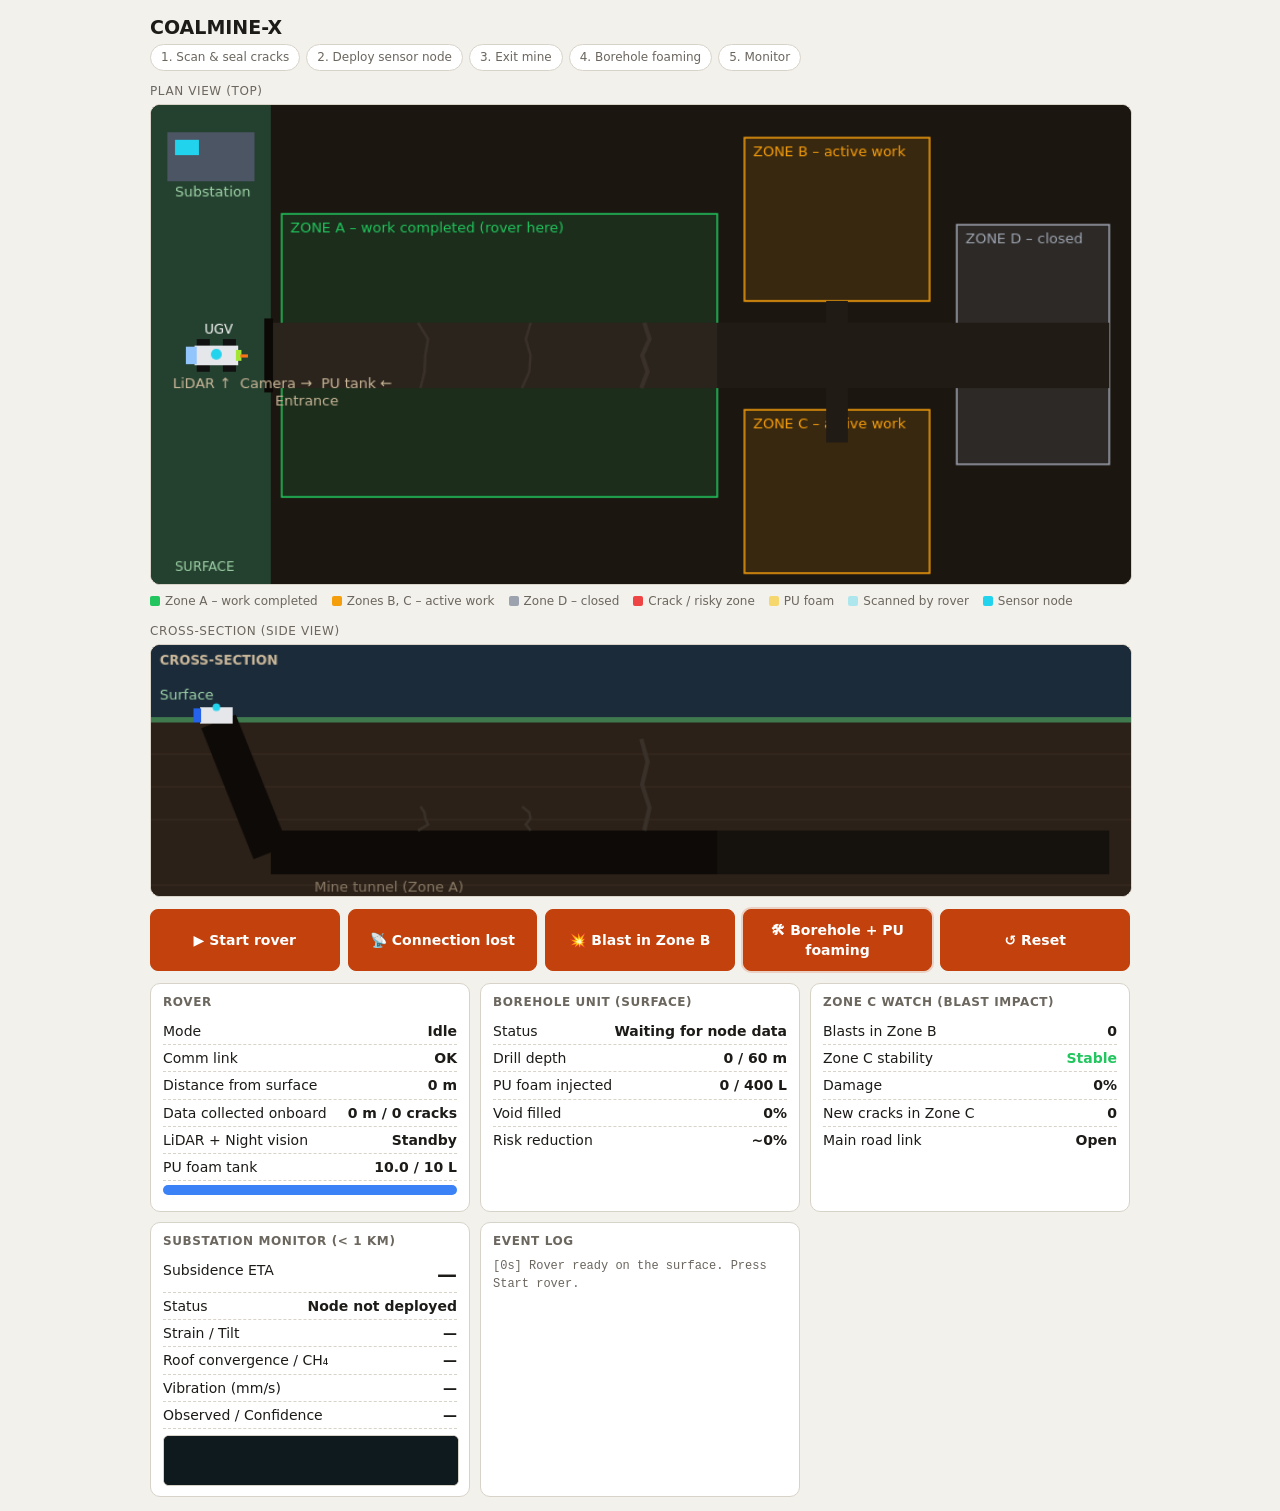
<file: Coalmine-x 2/index.html>
<!DOCTYPE html>
<html lang="en">
<head>
  <meta charset="utf-8">
  <meta name="viewport" content="width=device-width, initial-scale=1, viewport-fit=cover">
  <title>Coalmine-x | UGV Mine Safety Simulation</title>
  <link rel="stylesheet" href="css/style.css">
</head>
<body>
<main>
  <h1>COALMINE-X</h1>
  <div class="steps" id="steps"></div>

  <div class="lbl">Plan view (top)</div>
  <canvas id="c" width="900" height="440"></canvas>

  <div class="lg">
    <span><i style="background:#22c55e"></i>Zone A – work completed</span>
    <span><i style="background:#f59e0b"></i>Zones B, C – active work</span>
    <span><i style="background:#9ca3af"></i>Zone D – closed</span>
    <span><i style="background:#ef4444"></i>Crack / risky zone</span>
    <span><i style="background:#f5d76e"></i>PU foam</span>
    <span><i style="background:#22d3ee55"></i>Scanned by rover</span>
    <span><i style="background:#22d3ee"></i>Sensor node</span>
  </div>

  <div class="lbl">Cross-section (side view)</div>
  <canvas id="k" width="900" height="230"></canvas>

  <div class="bar">
    <button class="p" id="go">▶ Start rover</button>
    <button id="cut">📡 Connection lost</button>
    <button id="bl">💥 Blast in Zone B</button>
    <button class="p" id="bh" title="Start the borehole and PU-foaming sequence">🛠 Borehole + PU foaming</button>
    <button id="rs">↺ Reset</button>
  </div>

  <div class="g">
    <div class="c"><h2>Rover</h2>
      <div class="r"><span>Mode</span><b id="m">Idle</b></div>
      <div class="r"><span>Comm link</span><b id="cm">OK</b></div>
      <div class="r"><span>Distance from surface</span><b id="ps">0 m</b></div>
      <div class="r"><span>Data collected onboard</span><b id="dc">0 m / 0 cracks</b></div>
      <div class="r"><span>LiDAR + Night vision</span><b id="ls">Standby</b></div>
      <div class="r"><span>PU foam tank</span><b id="tk">10.0 / 10 L</b></div>
      <div class="tb"><i id="tf"></i></div>
    </div>

    <div class="c"><h2>Borehole unit (surface)</h2>
      <div class="r"><span>Status</span><b id="bs">Waiting for node data</b></div>
      <div class="r"><span>Drill depth</span><b id="bd">0 / 60 m</b></div>
      <div class="r"><span>PU foam injected</span><b id="bi">0 / 400 L</b></div>
      <div class="r"><span>Void filled</span><b id="bf">0%</b></div>
      <div class="r"><span>Risk reduction</span><b id="br">0%</b></div>
    </div>

    <div class="c"><h2>Zone C watch (blast impact)</h2>
      <div class="r"><span>Blasts in Zone B</span><b id="zb">0</b></div>
      <div class="r"><span>Zone C stability</span><b id="zs">Stable</b></div>
      <div class="r"><span>Damage</span><b id="zd">0%</b></div>
      <div class="r"><span>New cracks in Zone C</span><b id="zc">0</b></div>
      <div class="r"><span>Main road link</span><b id="zr">Open</b></div>
    </div>

    <div class="c"><h2>Substation monitor (&lt; 1 km)</h2>
      <div class="r"><span>Subsidence ETA</span><b id="eta">—</b></div>
      <div class="r"><span>Status</span><b id="st">Node not deployed</b></div>
      <div class="r"><span>Strain / Tilt</span><b id="sr">—</b></div>
      <div class="r"><span>Roof convergence / CH₄</span><b id="cv">—</b></div>
      <div class="r"><span>Vibration (mm/s)</span><b id="vb">—</b></div>
      <div class="r"><span>Observed / Confidence</span><b id="cf">—</b></div>
      <canvas id="sp" width="300" height="50" style="margin-top:6px;border-radius:6px"></canvas>
    </div>

    <div class="c"><h2>Event log</h2><div id="log"></div></div>
  </div>
</main>
<script src="js/app.js"></script>
</body>
</html>
</file>
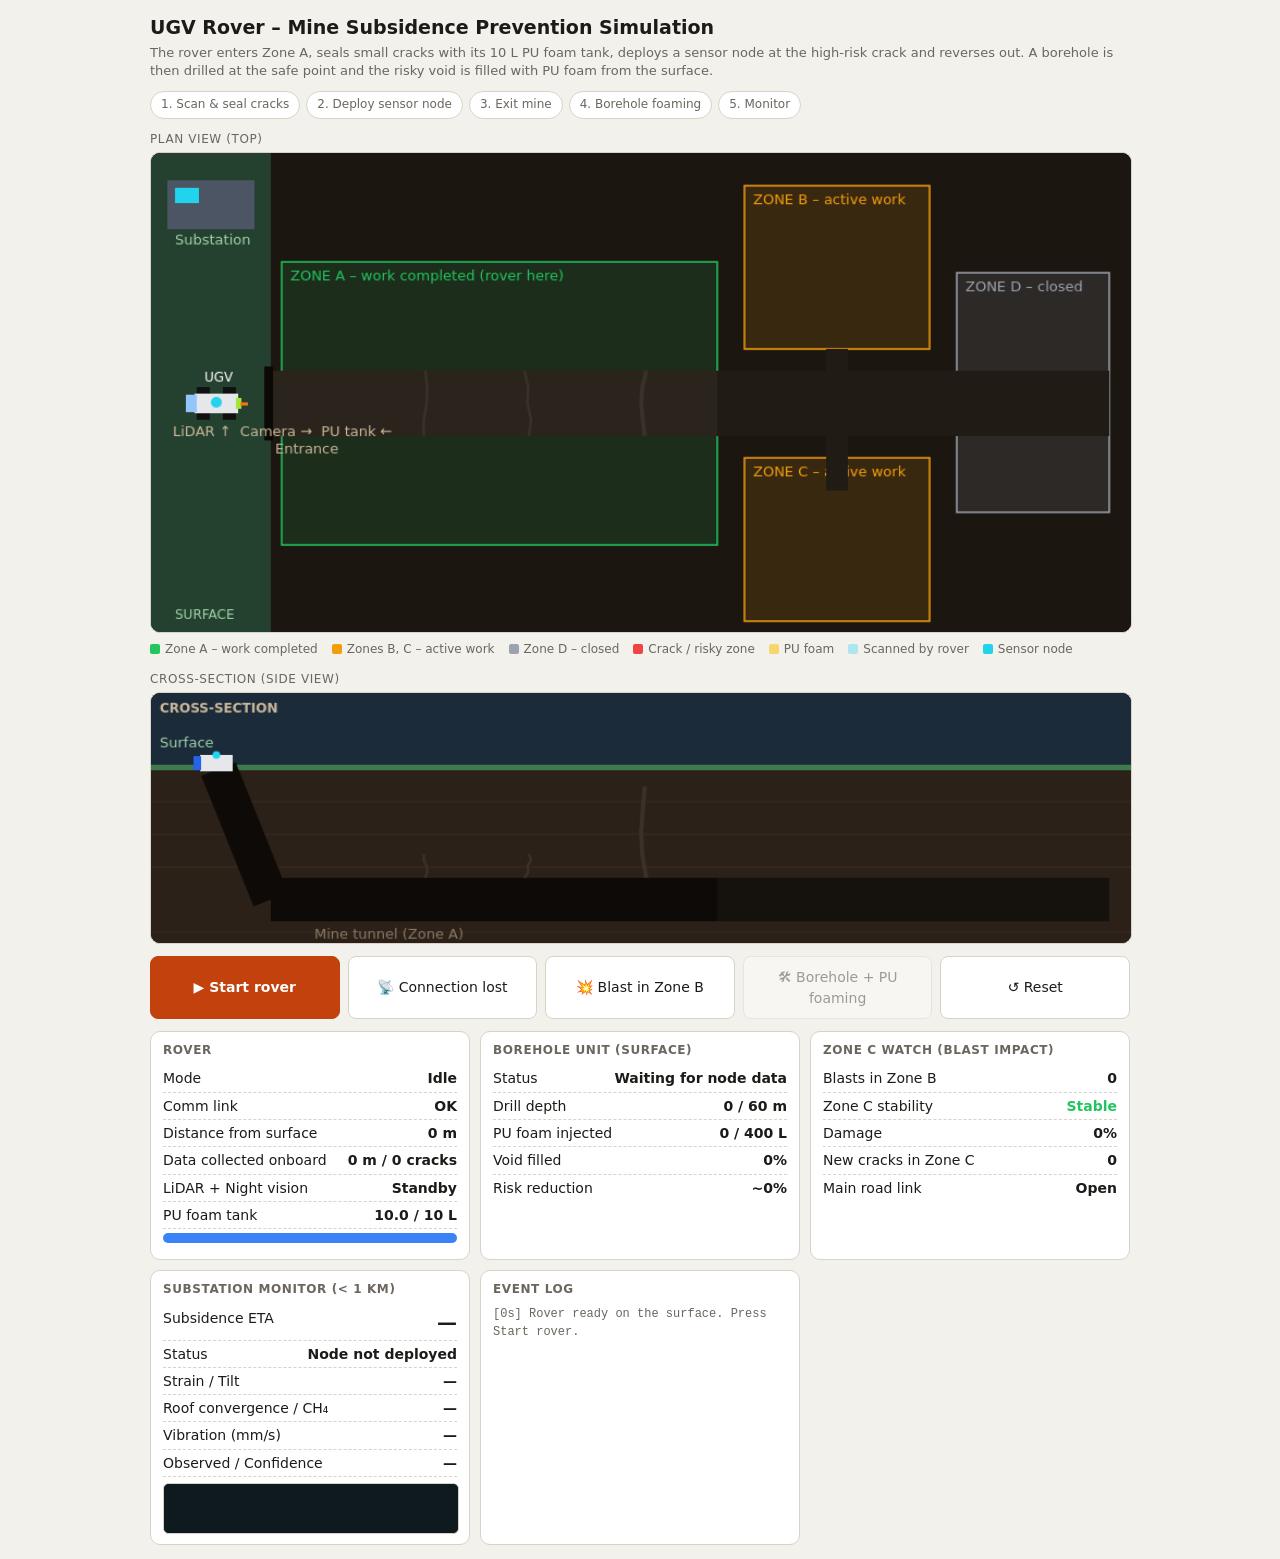
<file: Coalmine-x 2/original/Coalmine-x-original.html>
<!DOCTYPE html><html lang="en"><head><meta charset="utf-8"><meta name="viewport" content="width=device-width, initial-scale=1, viewport-fit=cover"><title>Coalmine-x</title>
<style>
:root{box-sizing:border-box;padding-top:env(safe-area-inset-top,0px);padding-bottom:env(safe-area-inset-bottom,0px);--bg:#f3f1ec;--fg:#1d1b18;--card:#fff;--mut:#6b665e;--bd:#d8d3c8;--ac:#c2410c;--ok:#16a34a}
@media (prefers-color-scheme:dark){:root:not([data-theme="light"]){--bg:#14120f;--fg:#ece8df;--card:#1e1b17;--mut:#9a9385;--bd:#3a352d;--ac:#fb923c;--ok:#22c55e}}
:root[data-theme="dark"]{--bg:#14120f;--fg:#ece8df;--card:#1e1b17;--mut:#9a9385;--bd:#3a352d;--ac:#fb923c;--ok:#22c55e}
html{scroll-padding-top:env(safe-area-inset-top,0px)}
body{margin:0;background:var(--bg);color:var(--fg);font:14px/1.45 system-ui,-apple-system,"Segoe UI",sans-serif}
main{max-width:980px;margin:0 auto;padding:14px}
h1{font-size:19px;margin:0 0 2px}p.s{margin:0 0 10px;color:var(--mut);font-size:13px}
canvas{width:100%;height:auto;display:block;border-radius:10px;border:1px solid var(--bd);background:#14100c}
.steps{display:flex;flex-wrap:wrap;gap:6px;margin:0 0 10px}
.st{font-size:12px;padding:4px 10px;border-radius:99px;border:1px solid var(--bd);color:var(--mut);background:var(--card)}
.st.on{border-color:var(--ac);color:var(--ac);font-weight:600}.st.ok{border-color:var(--ok);color:var(--ok)}
.lg{display:flex;flex-wrap:wrap;gap:4px 14px;margin:8px 0;font-size:12px;color:var(--mut)}
.lg i{display:inline-block;width:10px;height:10px;border-radius:2px;margin-right:5px;vertical-align:-1px}
.lbl{font-size:12px;color:var(--mut);margin:12px 0 4px;text-transform:uppercase;letter-spacing:.05em}
.bar{display:grid;grid-template-columns:repeat(auto-fit,minmax(150px,1fr));gap:8px;margin:12px 0}
button{background:var(--card);color:var(--fg);border:1px solid var(--bd);border-radius:8px;padding:10px 12px;font:inherit;cursor:pointer}
button.p{background:var(--ac);color:#fff;border-color:var(--ac);font-weight:600}button:disabled{opacity:.4;cursor:default}
.g{display:grid;grid-template-columns:repeat(auto-fit,minmax(260px,1fr));gap:10px}
.c{background:var(--card);border:1px solid var(--bd);border-radius:10px;padding:10px 12px}
.c h2{font-size:12px;margin:0 0 6px;color:var(--mut);text-transform:uppercase;letter-spacing:.05em}
.r{display:flex;justify-content:space-between;gap:8px;padding:3px 0;border-bottom:1px dashed var(--bd)}.r:last-child{border:0}
.r b{font-variant-numeric:tabular-nums;text-align:right}
.tb{height:10px;background:var(--bd);border-radius:5px;overflow:hidden;margin:4px 0 6px}.tb i{display:block;height:100%;background:#3b82f6;width:100%}
#log{font:12px/1.55 ui-monospace,monospace;color:var(--mut);min-height:130px}
#eta{font-size:20px}
</style></head><body><main>
<h1>UGV Rover – Mine Subsidence Prevention Simulation</h1>
<p class="s">The rover enters Zone A, seals small cracks with its 10 L PU foam tank, deploys a sensor node at the high-risk crack and reverses out. A borehole is then drilled at the safe point and the risky void is filled with PU foam from the surface.</p>
<div class="steps" id="steps"></div>
<div class="lbl">Plan view (top)</div>
<canvas id="c" width="900" height="440"></canvas>
<div class="lg"><span><i style="background:#22c55e"></i>Zone A – work completed</span><span><i style="background:#f59e0b"></i>Zones B, C – active work</span><span><i style="background:#9ca3af"></i>Zone D – closed</span><span><i style="background:#ef4444"></i>Crack / risky zone</span><span><i style="background:#f5d76e"></i>PU foam</span><span><i style="background:#22d3ee55"></i>Scanned by rover</span><span><i style="background:#22d3ee"></i>Sensor node</span></div>
<div class="lbl">Cross-section (side view)</div>
<canvas id="k" width="900" height="230"></canvas>
<div class="bar"><button class="p" id="go">▶ Start rover</button><button id="cut">📡 Connection lost</button><button id="bl">💥 Blast in Zone B</button><button id="bh" disabled>🛠 Borehole + PU foaming</button><button id="rs">↺ Reset</button></div>
<div class="g">
<div class="c"><h2>Rover</h2>
<div class="r"><span>Mode</span><b id="m">Idle</b></div><div class="r"><span>Comm link</span><b id="cm">OK</b></div>
<div class="r"><span>Distance from surface</span><b id="ps">0 m</b></div>
<div class="r"><span>Data collected onboard</span><b id="dc">0 m / 0 cracks</b></div>
<div class="r"><span>LiDAR + Night vision</span><b id="ls">Standby</b></div>
<div class="r"><span>PU foam tank</span><b id="tk">10.0 / 10 L</b></div><div class="tb"><i id="tf"></i></div></div>
<div class="c"><h2>Borehole unit (surface)</h2>
<div class="r"><span>Status</span><b id="bs">Waiting for node data</b></div>
<div class="r"><span>Drill depth</span><b id="bd">0 / 60 m</b></div>
<div class="r"><span>PU foam injected</span><b id="bi">0 / 400 L</b></div>
<div class="r"><span>Void filled</span><b id="bf">0%</b></div>
<div class="r"><span>Risk reduction</span><b id="br">0%</b></div></div>
<div class="c"><h2>Zone C watch (blast impact)</h2>
<div class="r"><span>Blasts in Zone B</span><b id="zb">0</b></div>
<div class="r"><span>Zone C stability</span><b id="zs">Stable</b></div>
<div class="r"><span>Damage</span><b id="zd">0%</b></div>
<div class="r"><span>New cracks in Zone C</span><b id="zc">0</b></div>
<div class="r"><span>Main road link</span><b id="zr">Open</b></div></div>
<div class="c"><h2>Substation monitor (&lt; 1 km)</h2>
<div class="r"><span>Subsidence ETA</span><b id="eta">—</b></div>
<div class="r"><span>Status</span><b id="st">Node not deployed</b></div>
<div class="r"><span>Strain / Tilt</span><b id="sr">—</b></div>
<div class="r"><span>Roof convergence / CH₄</span><b id="cv">—</b></div>
<div class="r"><span>Vibration (mm/s)</span><b id="vb">—</b></div>
<div class="r"><span>Observed / Confidence</span><b id="cf">—</b></div>
<canvas id="sp" width="300" height="50" style="margin-top:6px;border-radius:6px"></canvas></div>
<div class="c"><h2>Event log</h2><div id="log"></div></div></div>
<script>
const $=i=>document.getElementById(i),C=$('c'),g=C.getContext('2d'),h=$('k').getContext('2d'),sp=$('sp').getContext('2d');
const RY=230,TW=30,V=55,TANK=10,BX=400,VX=400,VW=110;
const EV=[{x:250,t:'s',len:1.5,l:2},{x:345,t:'s',len:1.8,l:2.5},{x:455,t:'b',len:6.2}];
const STEPS=['Scan & seal cracks','Deploy sensor node','Exit mine','Borehole foaming','Monitor'];
let S,mob=false;
const L=(a,b)=>mob?b:a;
function init(){S={rx:60,mode:'idle',tank:TANK,comm:1,cur:null,tm:0,parts:[],node:0,simD:0,blast:0,pen:0,hist:[],ang:0,clock:0,lt:0,lg:[],
bore:0,bt:0,depth:0,fill:0,sealed:0,sd:0,stp:-9,maxx:60,pend:0,nb:0,cd:0,ccr:[],sub:0,subT:0,bw:0,
ev:EV.map(e=>({...e,seen:0,done:0,j:[0,1,2,3,4].map(()=>Math.random()*10-5)}))};
lg('Rover ready on the surface. Press Start rover.');ui()}
function lg(m){S.lg.unshift('['+S.clock.toFixed(0)+'s] '+m);S.lg=S.lg.slice(0,9);$('log').innerHTML=S.lg.join('<br>')}
function vib(){return .4+Math.random()*.25+(S.blast>0?(5*S.blast/3+Math.random())*(S.sealed?.4:1):0)}
function nCr(){return S.ev.filter(e=>e.seen).length}
function doCut(){if(S.mode=='fwd'||S.mode=='act'){S.comm=0;S.mode='ret';S.pend=0;const k=nCr();lg('⚠ Connection LOST! Rover keeps only what it scanned ('+Math.round((S.maxx-60)*.6)+' m mapped, '+k+' crack'+(k==1?'':'s')+' logged) and reverses out on its own.')}}
function addCracks(n){for(let i=0;i<n;i++){const x=570+Math.random()*120,y=320+Math.random()*80,a=Math.random()*3.14,pts=[];for(let k=0;k<6;k++)pts.push([x+Math.cos(a)*k*10+Math.random()*6,y+Math.sin(a)*k*10+Math.random()*6]);S.ccr.push(pts)}}
function step(dt){S.clock+=dt;S.ang+=dt*3;S.maxx=Math.max(S.maxx,S.rx);if(S.bw>0)S.bw+=dt;if(S.sub&&S.bw>1.6)S.subT=Math.min(1,S.subT+dt/2);if(S.pend&&S.mode=='fwd'&&S.rx>=190)doCut();S.blast=Math.max(0,S.blast-dt);
if(S.mode=='fwd'){S.rx+=V*dt;const e=S.ev.find(e=>!e.done);
 if(!e.seen&&e.x-S.rx<110){e.seen=1;lg('LiDAR: '+(e.t=='s'?'small':'LARGE')+' crack detected (~'+e.len+' m)')}
 if(e.x-S.rx<=26){S.mode='act';S.cur=e;S.tm=0;lg(e.t=='s'?'Rover stopped – PU foaming started':'High-risk crack (5 m+) – deploying sensor node')}}
else if(S.mode=='act'){const e=S.cur,d=e.t=='s'?3:4;S.tm+=dt;
 if(e.t=='s'){for(let i=0;i<3;i++)S.parts.push({x:S.rx+22,y:RY+Math.random()*16-8,vx:60+Math.random()*50,vy:Math.random()*30-15,l:.5});S.tank=Math.max(0,S.tank-e.l*dt/3)}
 if(S.tm>=d){e.done=1;if(e.t=='s'){S.mode='fwd';lg('Crack sealed ('+e.l+' L PU foam used, '+S.tank.toFixed(1)+' L left). Moving ahead')}
 else{S.node=1;S.mode='ret';lg('Sensor node active – streaming to substation. Safe borehole point marked. Rover reversing out.')}}}
else if(S.mode=='ret'){S.rx-=V*dt;if(S.rx<=60){S.rx=60;S.mode='done';const lost=!S.comm;S.comm=1;const k=nCr();lg('Rover back on the surface.'+(S.node?' Ready for borehole foaming.':lost?' Link restored – partial scan uploaded ('+Math.round((S.maxx-60)*.6)+' m mapped, '+k+' crack'+(k==1?'':'s')+' logged). Risky zone not fully surveyed – a second run is needed.':''))}}
if(S.bore==1){S.bt+=dt;S.depth=Math.min(1,S.bt/4);if(S.bt>=4){S.bore=2;S.bt=0;lg('Drill reached the void. PU foam injection from the surface unit started.')}}
else if(S.bore==2){S.bt+=dt;S.fill=Math.min(1,S.bt/8);if(S.bt>=8){S.bore=3;S.sealed=1;S.sd=S.simD;lg('Void filled with PU foam – risky zone stabilised. Sensors keep monitoring.')}}
S.parts.forEach(p=>{p.x+=p.vx*dt;p.y+=p.vy*dt;p.l-=dt});S.parts=S.parts.filter(p=>p.l>0);
if(S.node){S.simD+=dt*.4;if(S.clock-S.lt>.2){S.lt=S.clock;S.hist.push(vib());if(S.hist.length>60)S.hist.shift()}}}
function ui(){const M={idle:'Idle',fwd:'Scanning ahead',act:S.cur&&S.cur.t=='b'?'Deploying node':'PU foaming',ret:S.comm?'Reversing out':'Autonomous return',done:'Mission complete'};
$('m').textContent=M[S.mode];$('cm').textContent=S.comm?'OK':'LOST ⚠';$('cm').style.color=S.comm?'':'#ef4444';
$('ps').textContent=Math.max(0,Math.round((S.rx-60)*.6))+' m';$('ls').textContent=S.mode=='idle'||S.mode=='done'?'Standby':'Scanning';
$('tk').textContent=S.tank.toFixed(1)+' / '+TANK+' L';$('tf').style.width=S.tank/TANK*100+'%';
$('dc').textContent=Math.round((S.maxx-60)*.6)+' m / '+nCr()+' crack'+(nCr()==1?'':'s');
$('zb').textContent=S.nb;$('zs').textContent=S.sub?'SUBSIDED':S.cd>=70?'Critical – cracks widening':S.cd>0?'Cracks appearing':'Stable';$('zs').style.color=S.sub||S.cd>=70?'#ef4444':S.cd>0?'#f59e0b':'#22c55e';
$('zd').textContent=S.cd+'%';$('zc').textContent=S.ccr.length;$('zr').textContent=S.sub?'BLOCKED':'Open';$('zr').style.color=S.sub?'#ef4444':'';$('bh').disabled=!(S.mode=='done'&&S.node&&S.bore==0);$('go').disabled=S.mode!='idle';
$('bs').textContent=['Standby','Drilling…','Injecting PU foam…','Void sealed ✓'][S.bore]||'';if(S.bore==0)$('bs').textContent=S.node&&S.mode=='done'?'Ready':'Waiting for node data';
$('bd').textContent=(S.depth*60).toFixed(0)+' / 60 m';$('bi').textContent=(S.fill*400).toFixed(0)+' / 400 L';$('bf').textContent=(S.fill*100).toFixed(0)+'%';$('br').textContent='~'+(S.fill*75).toFixed(0)+'%';
const cur=S.mode=='idle'?-1:(S.mode=='fwd'||(S.mode=='act'&&S.cur.t=='s'))?0:S.mode=='act'?1:S.bore==0?2:S.bore<3?3:4;
if(cur!=S.stp){S.stp=cur;$('steps').innerHTML=STEPS.map((s,i)=>'<span class="st '+(i<cur?'ok':i==cur?'on':'')+'">'+(i<cur?'✓ ':(i+1)+'. ')+s+'</span>').join('')}
if(S.node){const d=S.simD,n=()=>Math.random()-.5,base=Math.max(.5,12-d*.9-S.pen);
 const eta=S.sealed?Math.max(.5,45-(d-S.sd)*.4-S.pen*.5):base+S.fill*(45-base);
 $('eta').textContent='~'+eta.toFixed(1)+' days';const ok=S.sealed&&eta>20;
 $('st').textContent=ok?'Stabilised – keep monitoring':eta>7?'Monitoring':eta>3?'Warning':'DANGER – alert';$('st').style.color=ok||eta>7?'#22c55e':eta>3?'#f59e0b':'#ef4444';
 $('sr').textContent=(140+d*6+n()*3).toFixed(0)+' µε / '+(.1+d*.012).toFixed(2)+'°';$('cv').textContent=(2+d*.6).toFixed(1)+' mm / '+(.3+n()*.05).toFixed(2)+'%';
 $('vb').textContent=S.hist.length?S.hist[S.hist.length-1].toFixed(2):'—';$('cf').textContent=d.toFixed(1)+' days / '+Math.min(98,35+d*12).toFixed(0)+'%';
 sp.fillStyle='#0f1a1f';sp.fillRect(0,0,300,50);sp.strokeStyle='#4fd1c5';sp.beginPath();S.hist.forEach((v,i)=>{const X=i*5,Y=48-Math.min(v,7)*6;i?sp.lineTo(X,Y):sp.moveTo(X,Y)});sp.stroke()}
else{$('eta').textContent='—';$('st').textContent='Node not deployed';$('st').style.color='';['sr','cv','vb','cf'].forEach(k=>$(k).textContent='—');sp.fillStyle='#0f1a1f';sp.fillRect(0,0,300,50)}}
function txt(G,t,x,y,c,s,b){if(!t)return;G.fillStyle=c||'#cbb89a';G.font=(b?'bold ':'')+(s||13)*(mob?1.55:1)+'px system-ui,sans-serif';G.fillText(t,x,y)}
function zone(x,y,w,hh,c,a,b){g.fillStyle=c+'22';g.strokeStyle=c;g.lineWidth=1.5;g.fillRect(x,y,w,hh);g.strokeRect(x,y,w,hh);txt(g,L(a,b),x+8,y+(mob?28:17),c,13,mob)}
function draw(){g.clearRect(0,0,900,440);g.fillStyle='#1c1611';g.fillRect(0,0,900,440);
g.fillStyle='#24402f';g.fillRect(0,0,110,440);txt(g,'SURFACE',22,428,'#9fd3a8',12,mob);
g.fillStyle='#4b5563';g.fillRect(15,25,80,45);g.fillStyle='#22d3ee';g.fillRect(22,32,22,14);txt(g,L('Substation',''),22,84,'#9fd3a8');
zone(120,100,400,260,'#22c55e','ZONE A – work completed (rover here)','ZONE A');zone(545,30,170,150,'#f59e0b','ZONE B – active work','ZONE B');zone(545,280,170,150,S.subT>.3?'#ef4444':S.cd>0?'#f97316':'#f59e0b',S.subT>.3?'ZONE C – SUBSIDED':'ZONE C – active work','ZONE C');zone(740,110,140,220,'#9ca3af','ZONE D – closed','ZONE D');
if(S.blast>0){g.fillStyle='rgba(255,120,0,'+(.4*S.blast/3)+')';g.fillRect(545,30,170,150);txt(g,'BLAST',600,120,'#fff',14,1)}
g.fillStyle='#2b241c';g.fillRect(110,RY-TW,410,TW*2);if(S.maxx>110){g.fillStyle='rgba(34,211,238,.10)';g.fillRect(110,RY-TW,Math.min(S.maxx,520)-110,TW*2)}if((!S.comm||(S.mode=='done'&&!S.node))&&S.maxx<480)txt(g,L('not scanned ▶','?'),S.maxx+12,RY+4,'#f59e0b');g.fillStyle='#211b15';g.fillRect(520,RY-TW,360,TW*2);g.fillRect(620,180,20,50);g.fillRect(620,260,20,50);
g.fillStyle='#0b0805';g.fillRect(104,RY-TW-4,8,TW*2+8);txt(g,L('Entrance',''),114,RY+TW+16);
if(S.bw>0&&S.bw<2.5){g.strokeStyle='rgba(255,140,0,'+(1-S.bw/2.5)+')';g.lineWidth=3;g.beginPath();g.arc(630,105,S.bw*110,.3,Math.PI-.3);g.stroke()}
g.strokeStyle='#ef4444';g.lineWidth=1.5+S.cd/35;S.ccr.forEach(c=>{g.beginPath();c.forEach((q,i)=>i?g.lineTo(q[0],q[1]):g.moveTo(q[0],q[1]));g.stroke()});
if(S.subT>0){const t=S.subT;g.fillStyle='rgba(15,8,4,'+.75*t+')';g.beginPath();g.ellipse(630,360,80*t,58*t,0,0,7);g.fill();g.strokeStyle='#ef4444';g.lineWidth=2;for(let i=1;i<4;i++){g.beginPath();g.ellipse(630,360,(80+i*8)*t,(58+i*6)*t,0,0,7);g.stroke()}
 if(t>.5){g.lineWidth=4;g.beginPath();g.moveTo(620,262);g.lineTo(640,282);g.moveTo(640,262);g.lineTo(620,282);g.stroke();txt(g,L('Road blocked',''),648,276,'#ef4444',12,1)}txt(g,L('SUBSIDENCE','SUNK'),575,364,'#fff',14,1)}
S.ev.forEach(e=>{if(e.done&&e.t=='s'){g.fillStyle='#f5d76e';g.beginPath();g.ellipse(e.x,RY,9,TW,0,0,7);g.fill();g.fillStyle='#d4a72c';for(let i=0;i<6;i++){g.beginPath();g.arc(e.x-5+i*2,RY-20+i*8,2.5,0,7);g.fill()}}
else{g.strokeStyle=e.seen?'#ef4444':'#3a322a';g.lineWidth=e.t=='b'?4:2.5;g.beginPath();e.j.forEach((j,i)=>{const X=e.x+j,Y=RY-TW+i*TW/2;i?g.lineTo(X,Y):g.moveTo(X,Y)});g.stroke()}
if(e.seen)txt(g,(e.t=='s'?'':'⚠ ')+e.len+' m'+(e.done&&e.t=='s'?L(' ✓ sealed',' ✓'):''),e.x-24,RY-TW-8,e.t=='b'?'#ef4444':'#f59e0b',13,mob)});
if(S.node){g.fillStyle=S.sealed?'rgba(245,215,110,.35)':'rgba(239,68,68,.18)';g.fillRect(415,RY-TW,90,TW*2);txt(g,S.sealed?L('SEALED – PU foam','SEALED'):L('RISKY ZONE','RISK'),418,RY+TW+18,S.sealed?'#f5d76e':'#ef4444',13,mob);
g.strokeStyle='#22d3ee';g.setLineDash([5,5]);g.lineDashOffset=-S.clock*20;g.lineWidth=1.2;g.beginPath();g.moveTo(482,RY+16);g.lineTo(55,72);g.stroke();g.setLineDash([]);
const pu=6+3*Math.sin(S.clock*5);g.fillStyle='#22d3ee';g.beginPath();g.arc(482,RY+16,5,0,7);g.fill();g.strokeStyle='rgba(34,211,238,.5)';g.beginPath();g.arc(482,RY+16,pu+4,0,7);g.stroke();txt(g,L('Sensor node',''),446,RY+46,'#22d3ee');
const by=178;g.lineWidth=2;if(S.bore==0){g.strokeStyle='#22c55e';g.setLineDash([4,3]);g.beginPath();g.arc(BX-5,by,10,0,7);g.stroke();g.setLineDash([]);txt(g,L('Safe borehole point','SAFE'),BX-40,by-16,'#22c55e',12,mob)}
else{g.fillStyle='#f97316';g.fillRect(BX-14,by-10,18,18);g.strokeStyle='#fff';g.beginPath();g.moveTo(BX-10,by-6);g.lineTo(BX-2,by+4);g.moveTo(BX-2,by-6);g.lineTo(BX-10,by+4);g.stroke();
 if(S.bore>=2){g.fillStyle='rgba(245,215,110,.45)';g.beginPath();g.arc(BX-5,by,10+S.fill*40,0,7);g.fill()}txt(g,L(['','Drilling…','Injecting foam','Borehole sealed'][S.bore],''),BX-44,by-16,'#f5d76e')}}
const rx=S.rx,act=S.mode!='idle'&&S.mode!='done';
if(rx>110&&act){g.fillStyle='rgba(120,255,120,.10)';g.beginPath();g.moveTo(rx+20,RY);g.lineTo(rx+110,RY-TW);g.lineTo(rx+110,RY+TW);g.fill();
for(let a=-1.3;a<=1.3;a+=.11){const b=a+Math.sin(S.ang)*.1,s=Math.abs(Math.sin(b))||.01,d=Math.min(TW/s,95),X=rx+Math.cos(b)*d,Y=RY-8+Math.sin(b)*d;g.strokeStyle='rgba(34,211,238,.13)';g.beginPath();g.moveTo(rx,RY-8);g.lineTo(X,Y);g.stroke();g.fillStyle='#22d3ee';g.fillRect(X-1,Y-1,2,2)}}
g.fillStyle='#111';[-12,12].forEach(o=>{g.fillRect(rx+o-6,RY+8,12,7);g.fillRect(rx+o-6,RY-15,12,7)});
g.fillStyle='#e5e7eb';g.fillRect(rx-20,RY-9,40,18);g.fillStyle='#2563eb';g.fillRect(rx-28,RY-8,10,16);g.fillStyle='#93c5fd';g.fillRect(rx-28,RY-8+16*(1-S.tank/TANK),10,16*S.tank/TANK);
g.fillStyle='#22d3ee';g.beginPath();g.arc(rx,RY-1,5,0,7);g.fill();g.fillStyle='#a3e635';g.fillRect(rx+18,RY-5,5,10);g.fillStyle='#f97316';g.fillRect(rx+22,RY-1,7,3);
txt(g,'UGV',rx-11,RY-20,'#fff',12,mob);if(rx<110)txt(g,L('LiDAR ↑  Camera →  PU tank ←',''),rx-40,RY+30);
S.parts.forEach(p=>{g.fillStyle='rgba(245,215,110,'+Math.min(1,p.l*2)+')';g.beginPath();g.arc(p.x,p.y,3,0,7);g.fill()});
if(!S.comm){const w=mob?250:340;g.fillStyle='rgba(239,68,68,.92)';g.fillRect(450-w/2,8,w,mob?36:26);txt(g,L('⚠ CONNECTION LOST – AUTONOMOUS RETURN','⚠ LINK LOST – RETURNING'),450-w/2+10,mob?33:26,'#fff',13,1)}}
function drawSec(){h.clearRect(0,0,900,230);h.fillStyle='#1b2b3a';h.fillRect(0,0,900,70);h.fillStyle='#2b2118';h.fillRect(0,70,900,160);
h.strokeStyle='#3a2d22';h.lineWidth=1;[100,130,160,220].forEach(y=>{h.beginPath();h.moveTo(0,y);h.lineTo(900,y);h.stroke()});
h.fillStyle='#3f7a4f';h.fillRect(0,66,900,5);txt(h,L('Surface',''),8,50,'#9fd3a8');
h.strokeStyle='#0d0a07';h.lineWidth=34;h.beginPath();h.moveTo(62,70);h.lineTo(110,190);h.stroke();h.fillStyle='#0d0a07';h.fillRect(110,170,410,40);h.fillStyle='#15110d';h.fillRect(520,170,360,40);
txt(h,L('Mine tunnel (Zone A)',''),150,226,'#8a7a66');
const b=S.ev[2];if(b.seen||S.node){h.fillStyle='rgba(239,68,68,.14)';h.fillRect(VX,105,VW,105);h.strokeStyle='#ef4444';h.lineWidth=1.5;h.setLineDash([5,4]);h.strokeRect(VX,105,VW,105);h.setLineDash([]);txt(h,L('Fracture zone / void',''),VX+6,100,'#ef4444')}
if(S.fill>0){const fh=S.fill*105;h.fillStyle='rgba(245,215,110,.92)';h.fillRect(VX,210-fh,VW,fh);h.fillStyle='#d4a72c';for(let i=0;i<24;i++){h.beginPath();h.arc(VX+8+(i*37)%96,210-((i*23)%100)*S.fill,2.5,0,7);h.fill()}}
S.ev.forEach(e=>{if(e.done&&e.t=='s'){h.fillStyle='#f5d76e';h.fillRect(e.x-7,150,14,60)}else{const n=e.t=='b'?21:5.5;h.strokeStyle=e.seen?'#ef4444':'#3a322a';h.lineWidth=e.t=='b'?4:2.5;h.beginPath();e.j.forEach((j,i)=>{i?h.lineTo(e.x+j,170-i*n):h.moveTo(e.x+j,170)});h.stroke()}});
if(S.node){h.fillStyle='#22d3ee';h.beginPath();h.arc(482,200,5,0,7);h.fill();txt(h,L('Sensor node',''),450,190,'#22d3ee')
 const dy=70+S.depth*80;h.fillStyle=S.bore?'#f59e0b':'#4b5563';h.fillRect(BX-14,48,28,18);h.strokeStyle=h.fillStyle;h.lineWidth=2;h.beginPath();h.moveTo(BX-8,48);h.lineTo(BX,28);h.lineTo(BX+8,48);h.stroke();
 if(S.bore){h.strokeStyle='#050403';h.lineWidth=6;h.beginPath();h.moveTo(BX,70);h.lineTo(BX,dy);h.stroke();h.strokeStyle='#e5e7eb';h.lineWidth=2;h.beginPath();h.moveTo(BX,66);h.lineTo(BX,dy);h.stroke();
  if(S.bore>1){h.fillStyle='#f5d76e';h.beginPath();h.arc(BX,150,5+S.fill*6,0,7);h.fill()}}
 txt(h,L('Borehole (≈60 m)',S.bore?'':'BH'),BX-58,22,'#f59e0b')}
const rx=S.rx,y=rx<110?66+(rx-60)/50*124:190;h.fillStyle='#e5e7eb';h.fillRect(rx-15,y-9,30,15);h.fillStyle='#2563eb';h.fillRect(rx-21,y-8,7,13);h.fillStyle='#22d3ee';h.beginPath();h.arc(rx,y-9,3.5,0,7);h.fill();
txt(h,L('CROSS-SECTION',''),8,18,'#cbb89a',12,1)}
$('go').onclick=()=>{if(S.mode=='idle'){S.mode='fwd';lg('Rover entered Zone A – LiDAR + night-vision scan ON')}};
$('cut').onclick=()=>{if(S.mode=='fwd'||S.mode=='act')doCut();else if(S.mode=='idle'){S.mode='fwd';S.pend=1;lg('Rover entered Zone A – scanning. Link will drop once it is inside the mine.')}else lg('Rover is not inside the mine right now. Press Reset, then Connection lost during a run.')};
$('bl').onclick=()=>{S.blast=3;S.bw=.01;S.nb++;if(S.node)S.pen+=1.5;const eta=S.node?' Zone A ETA reduced.':'';
 if(S.sub){lg('Blast in Zone B – Zone C has already subsided.'+eta);return}
 S.cd=Math.min(100,S.cd+35);
 if(S.cd>=100){S.sub=1;lg('Blast in Zone B – shock wave hits Zone C: SUBSIDENCE! Main road link blocked, anyone inside would be trapped.'+eta)}
 else{addCracks(2);lg('Blast in Zone B – shock wave reaches Zone C: 2 new cracks, damage '+S.cd+'%.'+(S.cd>=70?' Zone C is critical – one more blast may collapse it.':'')+eta)}};
$('bh').onclick=()=>{if(S.mode=='done'&&S.node&&S.bore==0){S.bore=1;S.bt=0;lg('Drill rig set up at the safe point. Drilling borehole toward the void…')}};
$('rs').onclick=init;
init();
let pt=performance.now();(function f(t){const dt=Math.min(.05,(t-pt)/1000);pt=t;mob=C.clientWidth<620;step(dt);ui();draw();drawSec();requestAnimationFrame(f)})(pt);
</script></main></body></html>
</file>
<file: Coalmine-x 2/css/style.css>
:root{box-sizing:border-box;padding-top:env(safe-area-inset-top,0px);padding-bottom:env(safe-area-inset-bottom,0px);--bg:#f3f1ec;--fg:#1d1b18;--card:#fff;--mut:#6b665e;--bd:#d8d3c8;--ac:#c2410c;--ok:#16a34a}
@media (prefers-color-scheme:dark){:root:not([data-theme="light"]){--bg:#14120f;--fg:#ece8df;--card:#1e1b17;--mut:#9a9385;--bd:#3a352d;--ac:#fb923c;--ok:#22c55e}}
:root[data-theme="dark"]{--bg:#14120f;--fg:#ece8df;--card:#1e1b17;--mut:#9a9385;--bd:#3a352d;--ac:#fb923c;--ok:#22c55e}
html{scroll-padding-top:env(safe-area-inset-top,0px)}
body{margin:0;background:var(--bg);color:var(--fg);font:14px/1.45 system-ui,-apple-system,"Segoe UI",sans-serif}
main{max-width:980px;margin:0 auto;padding:14px}
h1{font-size:19px;margin:0 0 2px}p.s{margin:0 0 10px;color:var(--mut);font-size:13px}
canvas{width:100%;height:auto;display:block;border-radius:10px;border:1px solid var(--bd);background:#14100c}
.steps{display:flex;flex-wrap:wrap;gap:6px;margin:0 0 10px}
.st{font-size:12px;padding:4px 10px;border-radius:99px;border:1px solid var(--bd);color:var(--mut);background:var(--card)}
.st.on{border-color:var(--ac);color:var(--ac);font-weight:600}.st.ok{border-color:var(--ok);color:var(--ok)}
.lg{display:flex;flex-wrap:wrap;gap:4px 14px;margin:8px 0;font-size:12px;color:var(--mut)}
.lg i{display:inline-block;width:10px;height:10px;border-radius:2px;margin-right:5px;vertical-align:-1px}
.lbl{font-size:12px;color:var(--mut);margin:12px 0 4px;text-transform:uppercase;letter-spacing:.05em}
.bar{display:grid;grid-template-columns:repeat(auto-fit,minmax(150px,1fr));gap:8px;margin:12px 0}
button,
button.p,
#go,#cut,#bl,#bh,#rs{
  background:var(--ac);
  color:#fff;
  border:1px solid var(--ac);
  border-radius:8px;
  padding:10px 12px;
  font:inherit;
  cursor:pointer;
  font-weight:600;
}
button:hover:not(:disabled){filter:brightness(1.06)}
button:active:not(:disabled){transform:translateY(1px)}
button:disabled{opacity:.55;cursor:pointer}
.g{display:grid;grid-template-columns:repeat(auto-fit,minmax(260px,1fr));gap:10px}
.c{background:var(--card);border:1px solid var(--bd);border-radius:10px;padding:10px 12px}
.c h2{font-size:12px;margin:0 0 6px;color:var(--mut);text-transform:uppercase;letter-spacing:.05em}
.r{display:flex;justify-content:space-between;gap:8px;padding:3px 0;border-bottom:1px dashed var(--bd)}.r:last-child{border:0}
.r b{font-variant-numeric:tabular-nums;text-align:right}
.tb{height:10px;background:var(--bd);border-radius:5px;overflow:hidden;margin:4px 0 6px}.tb i{display:block;height:100%;background:#3b82f6;width:100%}
#log{font:12px/1.55 ui-monospace,monospace;color:var(--mut);min-height:130px}
#eta{font-size:20px}
/* Active Borehole + PU Foaming control */
#bh{opacity:1;cursor:pointer;border-color:var(--ac)}
#bh:not(:disabled){box-shadow:0 0 0 2px color-mix(in srgb,var(--ac) 18%,transparent)}
#bh:disabled{opacity:.75;cursor:pointer}


/* Unified action-button appearance */
#go, #cut, #bl, #bh {
  background: var(--ac);
  color: #fff;
  border-color: var(--ac);
  font-weight: 600;
}
#go:hover, #cut:hover, #bl:hover, #bh:hover {
  filter: brightness(1.05);
}
</file>
